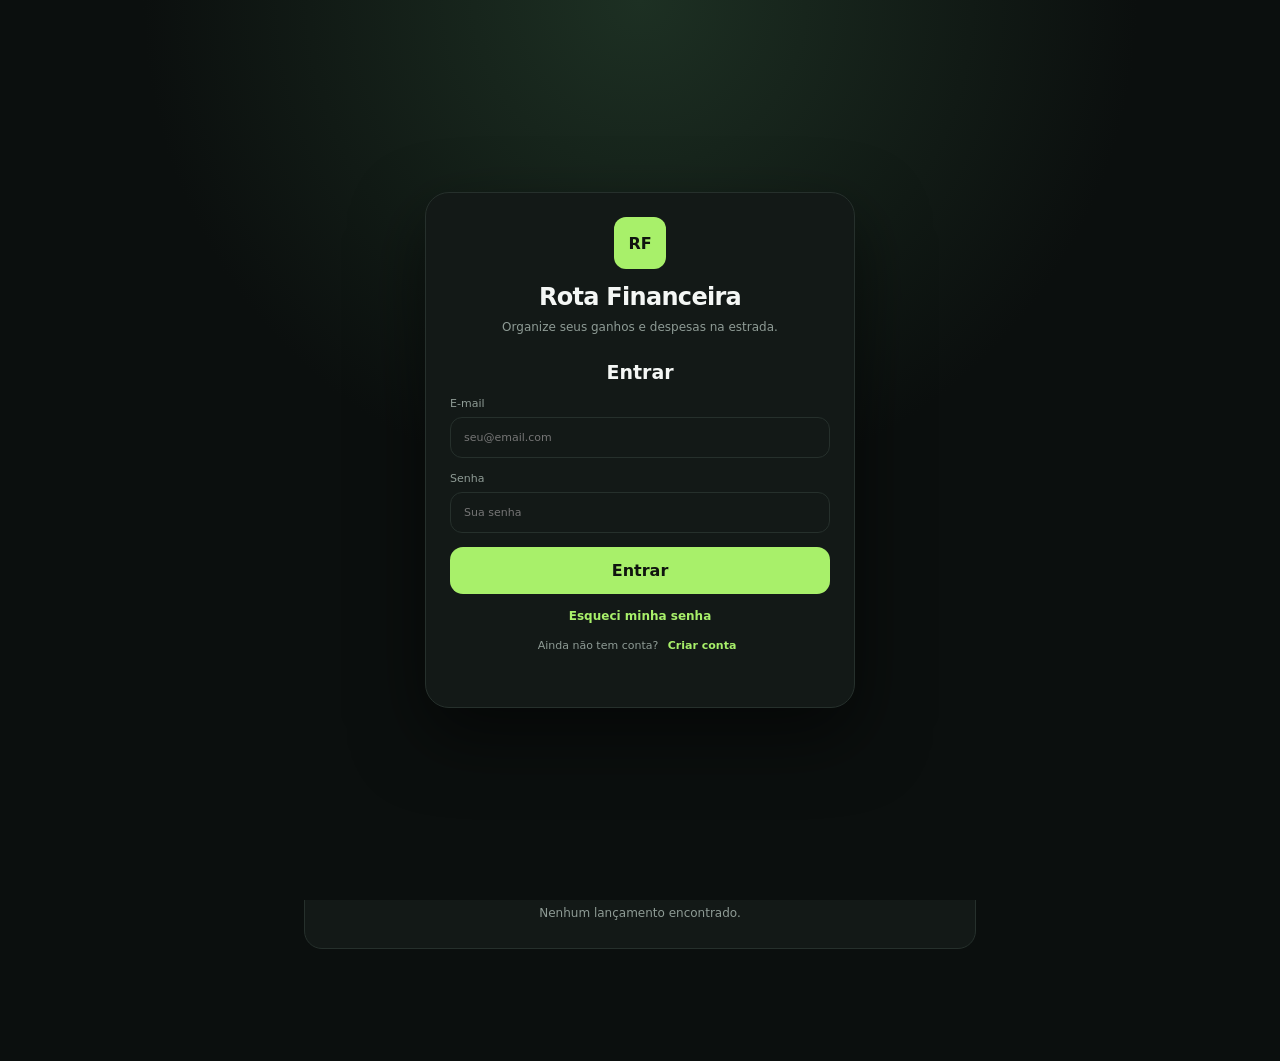
<file: index.html>
<!doctype html>
<html lang="pt-BR">
<head>
  <meta charset="utf-8">
  <meta name="viewport" content="width=device-width,initial-scale=1,maximum-scale=1,user-scalable=no">
  <meta name="theme-color" content="#0b0f0e">
  <title>Rota Financeira</title>
  <link rel="stylesheet" href="style.css"><link rel="stylesheet" href="auth.css">
</head>
<body>
  <section id="authScreen" class="auth-screen">
    <div class="auth-card">
      <div class="auth-brand"><span class="logo">RF</span><h1>Rota Financeira</h1><p>Organize seus ganhos e despesas na estrada.</p></div>
      <form id="loginForm" class="auth-form">
        <h2>Entrar</h2>
        <label>E-mail<input id="loginEmail" type="email" autocomplete="email" required placeholder="seu@email.com"></label>
        <label>Senha<input id="loginPassword" type="password" autocomplete="current-password" minlength="6" required placeholder="Sua senha"></label>
        <button class="primary full" type="submit">Entrar</button>
        <button class="text-btn" type="button" id="forgotBtn">Esqueci minha senha</button>
        <p>Ainda não tem conta? <button class="link-inline" type="button" data-auth-view="register">Criar conta</button></p>
      </form>
      <form id="registerForm" class="auth-form hidden">
        <h2>Criar sua conta</h2><div class="trial-badge">7 dias grátis • depois R$ 14,90/mês</div>
        <label>Nome completo<input id="registerName" required maxlength="80" placeholder="Seu nome"></label>
        <label>E-mail<input id="registerEmail" type="email" autocomplete="email" required placeholder="seu@email.com"></label>
        <label>Senha<input id="registerPassword" type="password" autocomplete="new-password" minlength="6" required placeholder="Mínimo de 6 caracteres"></label>
        <button class="primary full" type="submit">Começar período gratuito</button>
        <p>Já possui conta? <button class="link-inline" type="button" data-auth-view="login">Entrar</button></p>
      </form>
      <div id="authMessage" class="auth-message"></div>
    </div>
  </section>
  <section id="paywall" class="auth-screen hidden"><div class="auth-card"><div class="auth-brand"><span class="logo">RF</span><h1>Seu teste terminou</h1><p>Assine o Rota Financeira Pro para continuar usando seus dados.</p></div><div class="price"><strong>R$ 14,90</strong><span>por mês</span></div><button class="primary full" id="subscribeBtn">Assinar pela Google Play</button><button class="secondary full" id="paywallLogout">Sair da conta</button></div></section>
  <header class="topbar">
    <div class="brand"><span class="logo">RF</span><div><strong>Rota Financeira</strong><small>Seu dinheiro no caminho certo</small></div></div>
    <button class="icon-btn" id="settingsBtn" aria-label="Configurações">⚙</button>
  </header>

  <main>
    <section class="page active" id="dashboard">
      <div class="greeting"><div><small id="todayLabel"></small><h1>Visão geral</h1></div><button class="primary mini" data-open="transactionModal">+ Lançar</button></div>
      <article class="balance-card">
        <span>Saldo do mês</span><strong id="monthBalance">R$ 0,00</strong>
        <div class="balance-row"><div><small>Entradas</small><b class="income" id="monthIncome">R$ 0,00</b></div><div><small>Saídas</small><b class="expense" id="monthExpense">R$ 0,00</b></div></div>
      </article>
      <article class="goal-card card">
        <div class="section-title"><div><small>Meta semanal</small><h2 id="goalValue">R$ 0,00</h2></div><button class="text-btn" data-open="goalModal">Editar</button></div>
        <div class="progress"><i id="goalProgress"></i></div>
        <div class="goal-info"><span id="goalReached">R$ 0,00 alcançados</span><b id="goalPercent">0%</b></div>
      </article>
      <div class="section-title"><h2>Resumo da semana</h2><small id="weekRange"></small></div>
      <div class="stats-grid">
        <article class="stat"><span>Receita</span><strong class="income" id="weekIncome">R$ 0,00</strong></article>
        <article class="stat"><span>Despesas</span><strong class="expense" id="weekExpense">R$ 0,00</strong></article>
        <article class="stat"><span>Lucro</span><strong id="weekProfit">R$ 0,00</strong></article>
        <article class="stat"><span>Margem</span><strong id="weekMargin">0%</strong></article>
      </div>
      <div class="section-title"><h2>Gastos por categoria</h2></div>
      <article class="card" id="categoryChart"><p class="empty">Adicione despesas para ver a distribuição.</p></article>
      <div class="section-title"><h2>Últimos lançamentos</h2><button class="text-btn" data-page="transactions">Ver todos</button></div>
      <div id="recentList" class="list"></div>
    </section>

    <section class="page" id="transactions">
      <div class="page-head"><div><small>Histórico financeiro</small><h1>Lançamentos</h1></div><button class="primary mini" data-open="transactionModal">+ Novo</button></div>
      <div class="filters"><select id="filterType"><option value="all">Todos</option><option value="income">Entradas</option><option value="expense">Saídas</option></select><input type="month" id="filterMonth"></div>
      <div id="transactionList" class="list"></div>
    </section>

    <section class="page" id="calendar">
      <div class="page-head"><div><small>Contas e recebimentos</small><h1>Calendário</h1></div><button class="primary mini" data-open="scheduleModal">+ Agendar</button></div>
      <div class="calendar-nav card"><button id="prevMonth">‹</button><strong id="calendarTitle"></strong><button id="nextMonth">›</button></div>
      <div class="calendar card"><div class="weekdays"><span>D</span><span>S</span><span>T</span><span>Q</span><span>Q</span><span>S</span><span>S</span></div><div id="calendarGrid" class="days"></div></div>
      <div class="section-title"><h2>Compromissos do mês</h2></div><div id="scheduleList" class="list"></div>
    </section>

    <section class="page" id="reports">
      <div class="page-head"><div><small>Análise financeira</small><h1>Relatórios</h1></div></div>
      <article class="balance-card"><span>Resultado acumulado</span><strong id="totalBalance">R$ 0,00</strong><div class="balance-row"><div><small>Total recebido</small><b class="income" id="totalIncome">R$ 0,00</b></div><div><small>Total gasto</small><b class="expense" id="totalExpense">R$ 0,00</b></div></div></article>
      <div class="section-title"><h2>Desempenho mensal</h2></div><div id="monthlyReport" class="list"></div>
      <button class="secondary full" id="backupBtn">Copiar resumo financeiro</button>
      <p class="privacy-note">Seus dados ficam somente neste aparelho. Faça anotações ou cópias de segurança antes de trocar de celular.</p>
    </section>
  </main>

  <nav class="bottom-nav">
    <button class="active" data-page="dashboard"><span>⌂</span>Início</button>
    <button data-page="transactions"><span>↕</span>Lançamentos</button>
    <button data-page="calendar"><span>▦</span>Calendário</button>
    <button data-page="reports"><span>▥</span>Relatórios</button>
  </nav>

  <dialog id="transactionModal"><form id="transactionForm"><div class="modal-head"><h2>Novo lançamento</h2><button type="button" class="close">×</button></div><div class="type-toggle"><label><input type="radio" name="type" value="income" checked><span>Entrada</span></label><label><input type="radio" name="type" value="expense"><span>Saída</span></label></div><label>Valor (R$)<input id="txAmount" type="number" inputmode="decimal" min="0.01" step="0.01" required placeholder="0,00"></label><label>Descrição<input id="txDescription" required maxlength="60" placeholder="Ex.: Corridas Uber"></label><label>Categoria<select id="txCategory" required></select></label><label>Data<input id="txDate" type="date" required></label><label>Plataforma<select id="txPlatform"><option>Uber</option><option>99</option><option>Particular</option><option>Não se aplica</option></select></label><button class="primary full" type="submit">Salvar lançamento</button></form></dialog>
  <dialog id="goalModal"><form id="goalForm"><div class="modal-head"><h2>Meta semanal</h2><button type="button" class="close">×</button></div><label>Valor da meta (R$)<input id="goalInput" type="number" min="0" step="0.01" required></label><button class="primary full" type="submit">Salvar meta</button></form></dialog>
  <dialog id="scheduleModal"><form id="scheduleForm"><div class="modal-head"><h2>Novo compromisso</h2><button type="button" class="close">×</button></div><label>Descrição<input id="scheduleDescription" required maxlength="60" placeholder="Ex.: Parcela do carro"></label><label>Valor (R$)<input id="scheduleAmount" type="number" min="0.01" step="0.01" required></label><label>Data de pagamento<input id="scheduleDate" type="date" required></label><label>Tipo<select id="scheduleType"><option value="expense">Conta a pagar</option><option value="income">Valor a receber</option></select></label><button class="primary full" type="submit">Adicionar ao calendário</button></form></dialog>
  <dialog id="settingsModal"><form><div class="modal-head"><h2>Configurações</h2><button type="button" class="close">×</button></div><div id="accountInfo" class="account-info"></div><p class="privacy-note">Rota Financeira Pro • Seus dados são sincronizados com segurança.</p><button type="button" class="secondary full" id="logoutBtn">Sair da conta</button><button type="button" class="danger full" id="clearBtn">Apagar dados deste aparelho</button></form></dialog>
  <div id="toast"></div>
  <script src="cloud.js"></script><script src="app.js"></script>
</body>
</html>
</file>
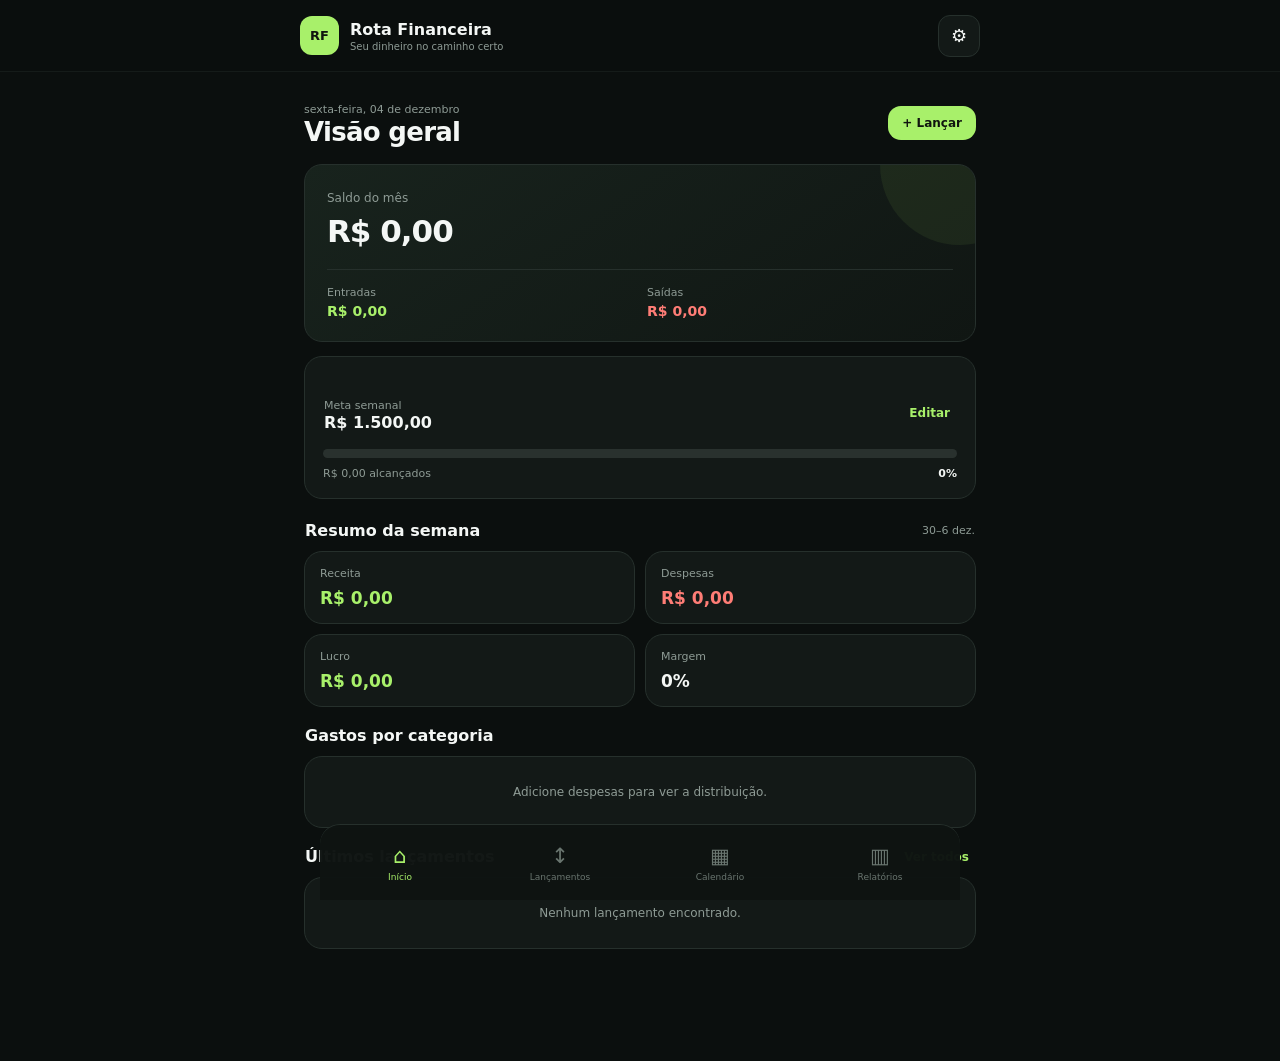
<file: app/src/main/assets/index.html>
<!doctype html>
<html lang="pt-BR">
<head>
  <meta charset="utf-8">
  <meta name="viewport" content="width=device-width,initial-scale=1,maximum-scale=1,user-scalable=no">
  <meta name="theme-color" content="#0b0f0e">
  <title>Rota Financeira</title>
  <link rel="stylesheet" href="style.css">
</head>
<body>
  <header class="topbar">
    <div class="brand"><span class="logo">RF</span><div><strong>Rota Financeira</strong><small>Seu dinheiro no caminho certo</small></div></div>
    <button class="icon-btn" id="settingsBtn" aria-label="Configurações">⚙</button>
  </header>

  <main>
    <section class="page active" id="dashboard">
      <div class="greeting"><div><small id="todayLabel"></small><h1>Visão geral</h1></div><button class="primary mini" data-open="transactionModal">+ Lançar</button></div>
      <article class="balance-card">
        <span>Saldo do mês</span><strong id="monthBalance">R$ 0,00</strong>
        <div class="balance-row"><div><small>Entradas</small><b class="income" id="monthIncome">R$ 0,00</b></div><div><small>Saídas</small><b class="expense" id="monthExpense">R$ 0,00</b></div></div>
      </article>
      <article class="goal-card card">
        <div class="section-title"><div><small>Meta semanal</small><h2 id="goalValue">R$ 0,00</h2></div><button class="text-btn" data-open="goalModal">Editar</button></div>
        <div class="progress"><i id="goalProgress"></i></div>
        <div class="goal-info"><span id="goalReached">R$ 0,00 alcançados</span><b id="goalPercent">0%</b></div>
      </article>
      <div class="section-title"><h2>Resumo da semana</h2><small id="weekRange"></small></div>
      <div class="stats-grid">
        <article class="stat"><span>Receita</span><strong class="income" id="weekIncome">R$ 0,00</strong></article>
        <article class="stat"><span>Despesas</span><strong class="expense" id="weekExpense">R$ 0,00</strong></article>
        <article class="stat"><span>Lucro</span><strong id="weekProfit">R$ 0,00</strong></article>
        <article class="stat"><span>Margem</span><strong id="weekMargin">0%</strong></article>
      </div>
      <div class="section-title"><h2>Gastos por categoria</h2></div>
      <article class="card" id="categoryChart"><p class="empty">Adicione despesas para ver a distribuição.</p></article>
      <div class="section-title"><h2>Últimos lançamentos</h2><button class="text-btn" data-page="transactions">Ver todos</button></div>
      <div id="recentList" class="list"></div>
    </section>

    <section class="page" id="transactions">
      <div class="page-head"><div><small>Histórico financeiro</small><h1>Lançamentos</h1></div><button class="primary mini" data-open="transactionModal">+ Novo</button></div>
      <div class="filters"><select id="filterType"><option value="all">Todos</option><option value="income">Entradas</option><option value="expense">Saídas</option></select><input type="month" id="filterMonth"></div>
      <div id="transactionList" class="list"></div>
    </section>

    <section class="page" id="calendar">
      <div class="page-head"><div><small>Contas e recebimentos</small><h1>Calendário</h1></div><button class="primary mini" data-open="scheduleModal">+ Agendar</button></div>
      <div class="calendar-nav card"><button id="prevMonth">‹</button><strong id="calendarTitle"></strong><button id="nextMonth">›</button></div>
      <div class="calendar card"><div class="weekdays"><span>D</span><span>S</span><span>T</span><span>Q</span><span>Q</span><span>S</span><span>S</span></div><div id="calendarGrid" class="days"></div></div>
      <div class="section-title"><h2>Compromissos do mês</h2></div><div id="scheduleList" class="list"></div>
    </section>

    <section class="page" id="reports">
      <div class="page-head"><div><small>Análise financeira</small><h1>Relatórios</h1></div></div>
      <article class="balance-card"><span>Resultado acumulado</span><strong id="totalBalance">R$ 0,00</strong><div class="balance-row"><div><small>Total recebido</small><b class="income" id="totalIncome">R$ 0,00</b></div><div><small>Total gasto</small><b class="expense" id="totalExpense">R$ 0,00</b></div></div></article>
      <div class="section-title"><h2>Desempenho mensal</h2></div><div id="monthlyReport" class="list"></div>
      <button class="secondary full" id="backupBtn">Copiar resumo financeiro</button>
      <p class="privacy-note">Seus dados ficam somente neste aparelho. Faça anotações ou cópias de segurança antes de trocar de celular.</p>
    </section>
  </main>

  <nav class="bottom-nav">
    <button class="active" data-page="dashboard"><span>⌂</span>Início</button>
    <button data-page="transactions"><span>↕</span>Lançamentos</button>
    <button data-page="calendar"><span>▦</span>Calendário</button>
    <button data-page="reports"><span>▥</span>Relatórios</button>
  </nav>

  <dialog id="transactionModal"><form id="transactionForm"><div class="modal-head"><h2>Novo lançamento</h2><button type="button" class="close">×</button></div><div class="type-toggle"><label><input type="radio" name="type" value="income" checked><span>Entrada</span></label><label><input type="radio" name="type" value="expense"><span>Saída</span></label></div><label>Valor (R$)<input id="txAmount" type="number" inputmode="decimal" min="0.01" step="0.01" required placeholder="0,00"></label><label>Descrição<input id="txDescription" required maxlength="60" placeholder="Ex.: Corridas Uber"></label><label>Categoria<select id="txCategory" required></select></label><label>Data<input id="txDate" type="date" required></label><label>Plataforma<select id="txPlatform"><option>Uber</option><option>99</option><option>Particular</option><option>Não se aplica</option></select></label><button class="primary full" type="submit">Salvar lançamento</button></form></dialog>
  <dialog id="goalModal"><form id="goalForm"><div class="modal-head"><h2>Meta semanal</h2><button type="button" class="close">×</button></div><label>Valor da meta (R$)<input id="goalInput" type="number" min="0" step="0.01" required></label><button class="primary full" type="submit">Salvar meta</button></form></dialog>
  <dialog id="scheduleModal"><form id="scheduleForm"><div class="modal-head"><h2>Novo compromisso</h2><button type="button" class="close">×</button></div><label>Descrição<input id="scheduleDescription" required maxlength="60" placeholder="Ex.: Parcela do carro"></label><label>Valor (R$)<input id="scheduleAmount" type="number" min="0.01" step="0.01" required></label><label>Data de pagamento<input id="scheduleDate" type="date" required></label><label>Tipo<select id="scheduleType"><option value="expense">Conta a pagar</option><option value="income">Valor a receber</option></select></label><button class="primary full" type="submit">Adicionar ao calendário</button></form></dialog>
  <dialog id="settingsModal"><form><div class="modal-head"><h2>Configurações</h2><button type="button" class="close">×</button></div><p class="privacy-note">Rota Financeira 2.0 • Funciona offline e não exige login.</p><button type="button" class="danger full" id="clearBtn">Apagar todos os dados</button></form></dialog>
  <div id="toast"></div>
  <script src="app.js"></script>
</body>
</html>
</file>
<file: style.css>
:root{--bg:#0b0f0e;--surface:#131917;--surface2:#19211e;--line:#26302c;--text:#f4f7f5;--muted:#8e9b95;--green:#a8f06a;--green2:#74c93a;--red:#ff7d76;--blue:#78b8ff;--radius:18px}*{box-sizing:border-box}html{background:var(--bg)}body{margin:0;background:var(--bg);color:var(--text);font-family:Inter,system-ui,-apple-system,"Segoe UI",sans-serif;-webkit-tap-highlight-color:transparent;padding-bottom:88px}.topbar{height:72px;padding:12px 18px;display:flex;align-items:center;justify-content:space-between;position:sticky;top:0;background:rgba(11,15,14,.96);z-index:5;border-bottom:1px solid #151b19}.brand{display:flex;align-items:center;gap:11px}.brand strong{display:block;font-size:16px}.brand small{display:block;color:var(--muted);font-size:10px;margin-top:2px}.logo{width:39px;height:39px;border-radius:12px;background:var(--green);color:#10150f;display:grid;place-items:center;font-weight:900;font-size:13px}.icon-btn{border:1px solid var(--line);background:var(--surface);color:var(--text);border-radius:12px;width:42px;height:42px;font-size:18px}main{max-width:720px;margin:auto;padding:16px}.page{display:none;animation:fade .18s ease}.page.active{display:block}@keyframes fade{from{opacity:.5;transform:translateY(3px)}}h1,h2,p{margin:0}h1{font-size:26px;letter-spacing:-.7px}h2{font-size:16px}.greeting,.page-head,.section-title{display:flex;align-items:center;justify-content:space-between;gap:12px}.greeting,.page-head{margin:2px 0 17px}.greeting small,.page-head small,.section-title small{color:var(--muted);font-size:11px}.card,.stat,.balance-card{border:1px solid var(--line);border-radius:var(--radius);background:var(--surface)}.balance-card{padding:22px;margin-bottom:14px;background:linear-gradient(145deg,#18231d,#101613);position:relative;overflow:hidden}.balance-card:after{content:"";position:absolute;width:160px;height:160px;border-radius:50%;background:rgba(168,240,106,.07);right:-65px;top:-80px}.balance-card>span{color:var(--muted);font-size:12px}.balance-card>strong{display:block;font-size:31px;margin:7px 0 20px;letter-spacing:-1px}.balance-row{display:grid;grid-template-columns:1fr 1fr;gap:14px;border-top:1px solid var(--line);padding-top:16px}.balance-row div{display:flex;flex-direction:column;gap:4px}.balance-row small{color:var(--muted);font-size:11px}.balance-row b{font-size:14px}.income{color:var(--green)}.expense{color:var(--red)}button,input,select{font:inherit}.primary,.secondary,.danger{border:0;border-radius:13px;padding:14px 17px;font-weight:800}.primary{background:var(--green);color:#10150f}.secondary{background:var(--surface2);color:var(--text);border:1px solid var(--line)}.danger{background:#381c1c;color:#ff9993;border:1px solid #622b2b}.mini{padding:10px 14px;font-size:12px}.full{width:100%}.goal-card{padding:18px;margin-bottom:22px}.text-btn{border:0;background:none;color:var(--green);font-weight:700;font-size:12px}.progress{height:9px;background:#29312e;border-radius:20px;overflow:hidden;margin:17px 0 9px}.progress i{display:block;width:0;height:100%;background:linear-gradient(90deg,var(--green2),var(--green));border-radius:20px}.goal-info{display:flex;justify-content:space-between;color:var(--muted);font-size:11px}.goal-info b{color:var(--text)}.section-title{margin:19px 1px 11px}.stats-grid{display:grid;grid-template-columns:1fr 1fr;gap:10px}.stat{padding:15px}.stat span{display:block;color:var(--muted);font-size:11px;margin-bottom:8px}.stat strong{font-size:17px}.list{display:flex;flex-direction:column;gap:9px}.item{display:grid;grid-template-columns:42px 1fr auto;align-items:center;gap:11px;padding:13px;border:1px solid var(--line);background:var(--surface);border-radius:15px}.item-icon{width:42px;height:42px;border-radius:13px;display:grid;place-items:center;background:var(--surface2);font-size:17px}.item-main strong{display:block;font-size:13px;margin-bottom:4px}.item-main small{display:block;color:var(--muted);font-size:10px}.item-value{text-align:right}.item-value strong{display:block;font-size:13px}.delete-btn{border:0;background:none;color:#69756f;padding:5px;font-size:16px}.empty{color:var(--muted);text-align:center;padding:28px 12px;font-size:12px}.category-row{margin:14px 0}.category-meta{display:flex;justify-content:space-between;font-size:11px;margin-bottom:7px}.bar{height:7px;background:#27302c;border-radius:8px;overflow:hidden}.bar i{display:block;height:100%;background:var(--green);border-radius:8px}.filters{display:grid;grid-template-columns:1fr 1.4fr;gap:9px;margin-bottom:15px}select,input{width:100%;background:var(--surface);border:1px solid var(--line);border-radius:12px;color:var(--text);padding:13px;outline:none;color-scheme:dark}.calendar-nav{display:flex;align-items:center;justify-content:space-between;padding:12px 16px;margin-bottom:10px}.calendar-nav button{border:0;background:transparent;color:var(--green);font-size:27px}.calendar{padding:13px}.weekdays,.days{display:grid;grid-template-columns:repeat(7,1fr);text-align:center}.weekdays{color:var(--muted);font-size:10px;margin-bottom:7px}.day{aspect-ratio:1;display:grid;place-items:center;position:relative;font-size:12px;border-radius:10px}.day.muted{color:#3f4a45}.day.today{background:var(--green);color:#111;font-weight:900}.day.has-event:after{content:"";width:4px;height:4px;background:var(--red);border-radius:50%;position:absolute;bottom:4px}.monthly{padding:15px;border:1px solid var(--line);border-radius:15px;background:var(--surface)}.monthly-head,.monthly-values{display:flex;justify-content:space-between;gap:10px}.monthly-head{margin-bottom:12px}.monthly-values div{display:flex;flex-direction:column;gap:3px}.monthly-values small{color:var(--muted);font-size:10px}.privacy-note{text-align:center;color:var(--muted);font-size:11px;line-height:1.5;margin:15px}.bottom-nav{position:fixed;bottom:0;left:0;right:0;height:76px;background:rgba(15,20,18,.98);border-top:1px solid var(--line);display:grid;grid-template-columns:repeat(4,1fr);z-index:10;padding-bottom:env(safe-area-inset-bottom)}.bottom-nav button{border:0;background:none;color:#69756f;font-size:9px;display:flex;flex-direction:column;align-items:center;justify-content:center;gap:4px}.bottom-nav span{font-size:21px}.bottom-nav button.active{color:var(--green)}dialog{width:calc(100% - 24px);max-width:500px;border:1px solid var(--line);border-radius:22px;background:var(--surface);color:var(--text);padding:0;max-height:90vh}dialog::backdrop{background:rgba(0,0,0,.75)}dialog form{padding:19px;display:flex;flex-direction:column;gap:14px}.modal-head{display:flex;align-items:center;justify-content:space-between}.close{border:0;background:var(--surface2);color:var(--text);width:34px;height:34px;border-radius:10px;font-size:23px}.modal-head h2{font-size:19px}form label{display:flex;flex-direction:column;gap:7px;color:var(--muted);font-size:11px}.type-toggle{display:grid;grid-template-columns:1fr 1fr;gap:8px}.type-toggle label input{display:none}.type-toggle span{display:block;text-align:center;padding:12px;border:1px solid var(--line);border-radius:12px;color:var(--muted)}.type-toggle input:checked+span{border-color:var(--green);background:rgba(168,240,106,.08);color:var(--green)}#toast{position:fixed;bottom:91px;left:50%;transform:translate(-50%,20px);background:#f2f5f3;color:#131815;border-radius:12px;padding:11px 16px;font-size:12px;font-weight:700;opacity:0;pointer-events:none;transition:.25s;z-index:20;white-space:nowrap}#toast.show{opacity:1;transform:translate(-50%,0)}@media(min-width:600px){main{padding:24px}.bottom-nav{left:50%;max-width:720px;transform:translateX(-50%);border-radius:20px 20px 0 0}.topbar{padding-left:calc((100% - 680px)/2);padding-right:calc((100% - 680px)/2)}}
</file>
<file: auth.css>
.hidden{display:none!important}.auth-screen{position:fixed;inset:0;z-index:100;background:radial-gradient(circle at 50% 0,#1d3023 0,#0b0f0e 45%);display:grid;place-items:center;padding:18px;overflow:auto}.auth-card{width:100%;max-width:430px;background:var(--surface);border:1px solid var(--line);border-radius:24px;padding:24px;box-shadow:0 28px 70px #0008}.auth-brand{text-align:center;margin-bottom:25px}.auth-brand .logo{margin:0 auto 14px;width:52px;height:52px;font-size:16px}.auth-brand h1{font-size:24px}.auth-brand p{color:var(--muted);font-size:12px;line-height:1.5;margin-top:7px}.auth-form{display:flex;flex-direction:column;gap:14px}.auth-form h2{text-align:center;font-size:19px}.auth-form>p{text-align:center;color:var(--muted);font-size:11px}.link-inline{border:0;background:none;color:var(--green);font-weight:800}.trial-badge{text-align:center;color:var(--green);background:#1d2c20;border:1px solid #354b39;padding:9px;border-radius:11px;font-size:11px}.auth-message{min-height:18px;text-align:center;color:var(--red);font-size:11px;margin-top:12px;line-height:1.4}.price{text-align:center;display:flex;flex-direction:column;margin:25px 0}.price strong{font-size:34px;color:var(--green)}.price span{color:var(--muted);font-size:12px}.auth-card>.secondary{margin-top:9px}.account-info{padding:13px;background:var(--surface2);border-radius:12px;font-size:11px;color:var(--muted);line-height:1.6}
</file>
<file: app/src/main/assets/style.css>
:root{--bg:#0b0f0e;--surface:#131917;--surface2:#19211e;--line:#26302c;--text:#f4f7f5;--muted:#8e9b95;--green:#a8f06a;--green2:#74c93a;--red:#ff7d76;--blue:#78b8ff;--radius:18px}*{box-sizing:border-box}html{background:var(--bg)}body{margin:0;background:var(--bg);color:var(--text);font-family:Inter,system-ui,-apple-system,"Segoe UI",sans-serif;-webkit-tap-highlight-color:transparent;padding-bottom:88px}.topbar{height:72px;padding:12px 18px;display:flex;align-items:center;justify-content:space-between;position:sticky;top:0;background:rgba(11,15,14,.96);z-index:5;border-bottom:1px solid #151b19}.brand{display:flex;align-items:center;gap:11px}.brand strong{display:block;font-size:16px}.brand small{display:block;color:var(--muted);font-size:10px;margin-top:2px}.logo{width:39px;height:39px;border-radius:12px;background:var(--green);color:#10150f;display:grid;place-items:center;font-weight:900;font-size:13px}.icon-btn{border:1px solid var(--line);background:var(--surface);color:var(--text);border-radius:12px;width:42px;height:42px;font-size:18px}main{max-width:720px;margin:auto;padding:16px}.page{display:none;animation:fade .18s ease}.page.active{display:block}@keyframes fade{from{opacity:.5;transform:translateY(3px)}}h1,h2,p{margin:0}h1{font-size:26px;letter-spacing:-.7px}h2{font-size:16px}.greeting,.page-head,.section-title{display:flex;align-items:center;justify-content:space-between;gap:12px}.greeting,.page-head{margin:2px 0 17px}.greeting small,.page-head small,.section-title small{color:var(--muted);font-size:11px}.card,.stat,.balance-card{border:1px solid var(--line);border-radius:var(--radius);background:var(--surface)}.balance-card{padding:22px;margin-bottom:14px;background:linear-gradient(145deg,#18231d,#101613);position:relative;overflow:hidden}.balance-card:after{content:"";position:absolute;width:160px;height:160px;border-radius:50%;background:rgba(168,240,106,.07);right:-65px;top:-80px}.balance-card>span{color:var(--muted);font-size:12px}.balance-card>strong{display:block;font-size:31px;margin:7px 0 20px;letter-spacing:-1px}.balance-row{display:grid;grid-template-columns:1fr 1fr;gap:14px;border-top:1px solid var(--line);padding-top:16px}.balance-row div{display:flex;flex-direction:column;gap:4px}.balance-row small{color:var(--muted);font-size:11px}.balance-row b{font-size:14px}.income{color:var(--green)}.expense{color:var(--red)}button,input,select{font:inherit}.primary,.secondary,.danger{border:0;border-radius:13px;padding:14px 17px;font-weight:800}.primary{background:var(--green);color:#10150f}.secondary{background:var(--surface2);color:var(--text);border:1px solid var(--line)}.danger{background:#381c1c;color:#ff9993;border:1px solid #622b2b}.mini{padding:10px 14px;font-size:12px}.full{width:100%}.goal-card{padding:18px;margin-bottom:22px}.text-btn{border:0;background:none;color:var(--green);font-weight:700;font-size:12px}.progress{height:9px;background:#29312e;border-radius:20px;overflow:hidden;margin:17px 0 9px}.progress i{display:block;width:0;height:100%;background:linear-gradient(90deg,var(--green2),var(--green));border-radius:20px}.goal-info{display:flex;justify-content:space-between;color:var(--muted);font-size:11px}.goal-info b{color:var(--text)}.section-title{margin:19px 1px 11px}.stats-grid{display:grid;grid-template-columns:1fr 1fr;gap:10px}.stat{padding:15px}.stat span{display:block;color:var(--muted);font-size:11px;margin-bottom:8px}.stat strong{font-size:17px}.list{display:flex;flex-direction:column;gap:9px}.item{display:grid;grid-template-columns:42px 1fr auto;align-items:center;gap:11px;padding:13px;border:1px solid var(--line);background:var(--surface);border-radius:15px}.item-icon{width:42px;height:42px;border-radius:13px;display:grid;place-items:center;background:var(--surface2);font-size:17px}.item-main strong{display:block;font-size:13px;margin-bottom:4px}.item-main small{display:block;color:var(--muted);font-size:10px}.item-value{text-align:right}.item-value strong{display:block;font-size:13px}.delete-btn{border:0;background:none;color:#69756f;padding:5px;font-size:16px}.empty{color:var(--muted);text-align:center;padding:28px 12px;font-size:12px}.category-row{margin:14px 0}.category-meta{display:flex;justify-content:space-between;font-size:11px;margin-bottom:7px}.bar{height:7px;background:#27302c;border-radius:8px;overflow:hidden}.bar i{display:block;height:100%;background:var(--green);border-radius:8px}.filters{display:grid;grid-template-columns:1fr 1.4fr;gap:9px;margin-bottom:15px}select,input{width:100%;background:var(--surface);border:1px solid var(--line);border-radius:12px;color:var(--text);padding:13px;outline:none;color-scheme:dark}.calendar-nav{display:flex;align-items:center;justify-content:space-between;padding:12px 16px;margin-bottom:10px}.calendar-nav button{border:0;background:transparent;color:var(--green);font-size:27px}.calendar{padding:13px}.weekdays,.days{display:grid;grid-template-columns:repeat(7,1fr);text-align:center}.weekdays{color:var(--muted);font-size:10px;margin-bottom:7px}.day{aspect-ratio:1;display:grid;place-items:center;position:relative;font-size:12px;border-radius:10px}.day.muted{color:#3f4a45}.day.today{background:var(--green);color:#111;font-weight:900}.day.has-event:after{content:"";width:4px;height:4px;background:var(--red);border-radius:50%;position:absolute;bottom:4px}.monthly{padding:15px;border:1px solid var(--line);border-radius:15px;background:var(--surface)}.monthly-head,.monthly-values{display:flex;justify-content:space-between;gap:10px}.monthly-head{margin-bottom:12px}.monthly-values div{display:flex;flex-direction:column;gap:3px}.monthly-values small{color:var(--muted);font-size:10px}.privacy-note{text-align:center;color:var(--muted);font-size:11px;line-height:1.5;margin:15px}.bottom-nav{position:fixed;bottom:0;left:0;right:0;height:76px;background:rgba(15,20,18,.98);border-top:1px solid var(--line);display:grid;grid-template-columns:repeat(4,1fr);z-index:10;padding-bottom:env(safe-area-inset-bottom)}.bottom-nav button{border:0;background:none;color:#69756f;font-size:9px;display:flex;flex-direction:column;align-items:center;justify-content:center;gap:4px}.bottom-nav span{font-size:21px}.bottom-nav button.active{color:var(--green)}dialog{width:calc(100% - 24px);max-width:500px;border:1px solid var(--line);border-radius:22px;background:var(--surface);color:var(--text);padding:0;max-height:90vh}dialog::backdrop{background:rgba(0,0,0,.75)}dialog form{padding:19px;display:flex;flex-direction:column;gap:14px}.modal-head{display:flex;align-items:center;justify-content:space-between}.close{border:0;background:var(--surface2);color:var(--text);width:34px;height:34px;border-radius:10px;font-size:23px}.modal-head h2{font-size:19px}form label{display:flex;flex-direction:column;gap:7px;color:var(--muted);font-size:11px}.type-toggle{display:grid;grid-template-columns:1fr 1fr;gap:8px}.type-toggle label input{display:none}.type-toggle span{display:block;text-align:center;padding:12px;border:1px solid var(--line);border-radius:12px;color:var(--muted)}.type-toggle input:checked+span{border-color:var(--green);background:rgba(168,240,106,.08);color:var(--green)}#toast{position:fixed;bottom:91px;left:50%;transform:translate(-50%,20px);background:#f2f5f3;color:#131815;border-radius:12px;padding:11px 16px;font-size:12px;font-weight:700;opacity:0;pointer-events:none;transition:.25s;z-index:20;white-space:nowrap}#toast.show{opacity:1;transform:translate(-50%,0)}@media(min-width:600px){main{padding:24px}.bottom-nav{left:50%;max-width:720px;transform:translateX(-50%);border-radius:20px 20px 0 0}.topbar{padding-left:calc((100% - 680px)/2);padding-right:calc((100% - 680px)/2)}}
</file>
